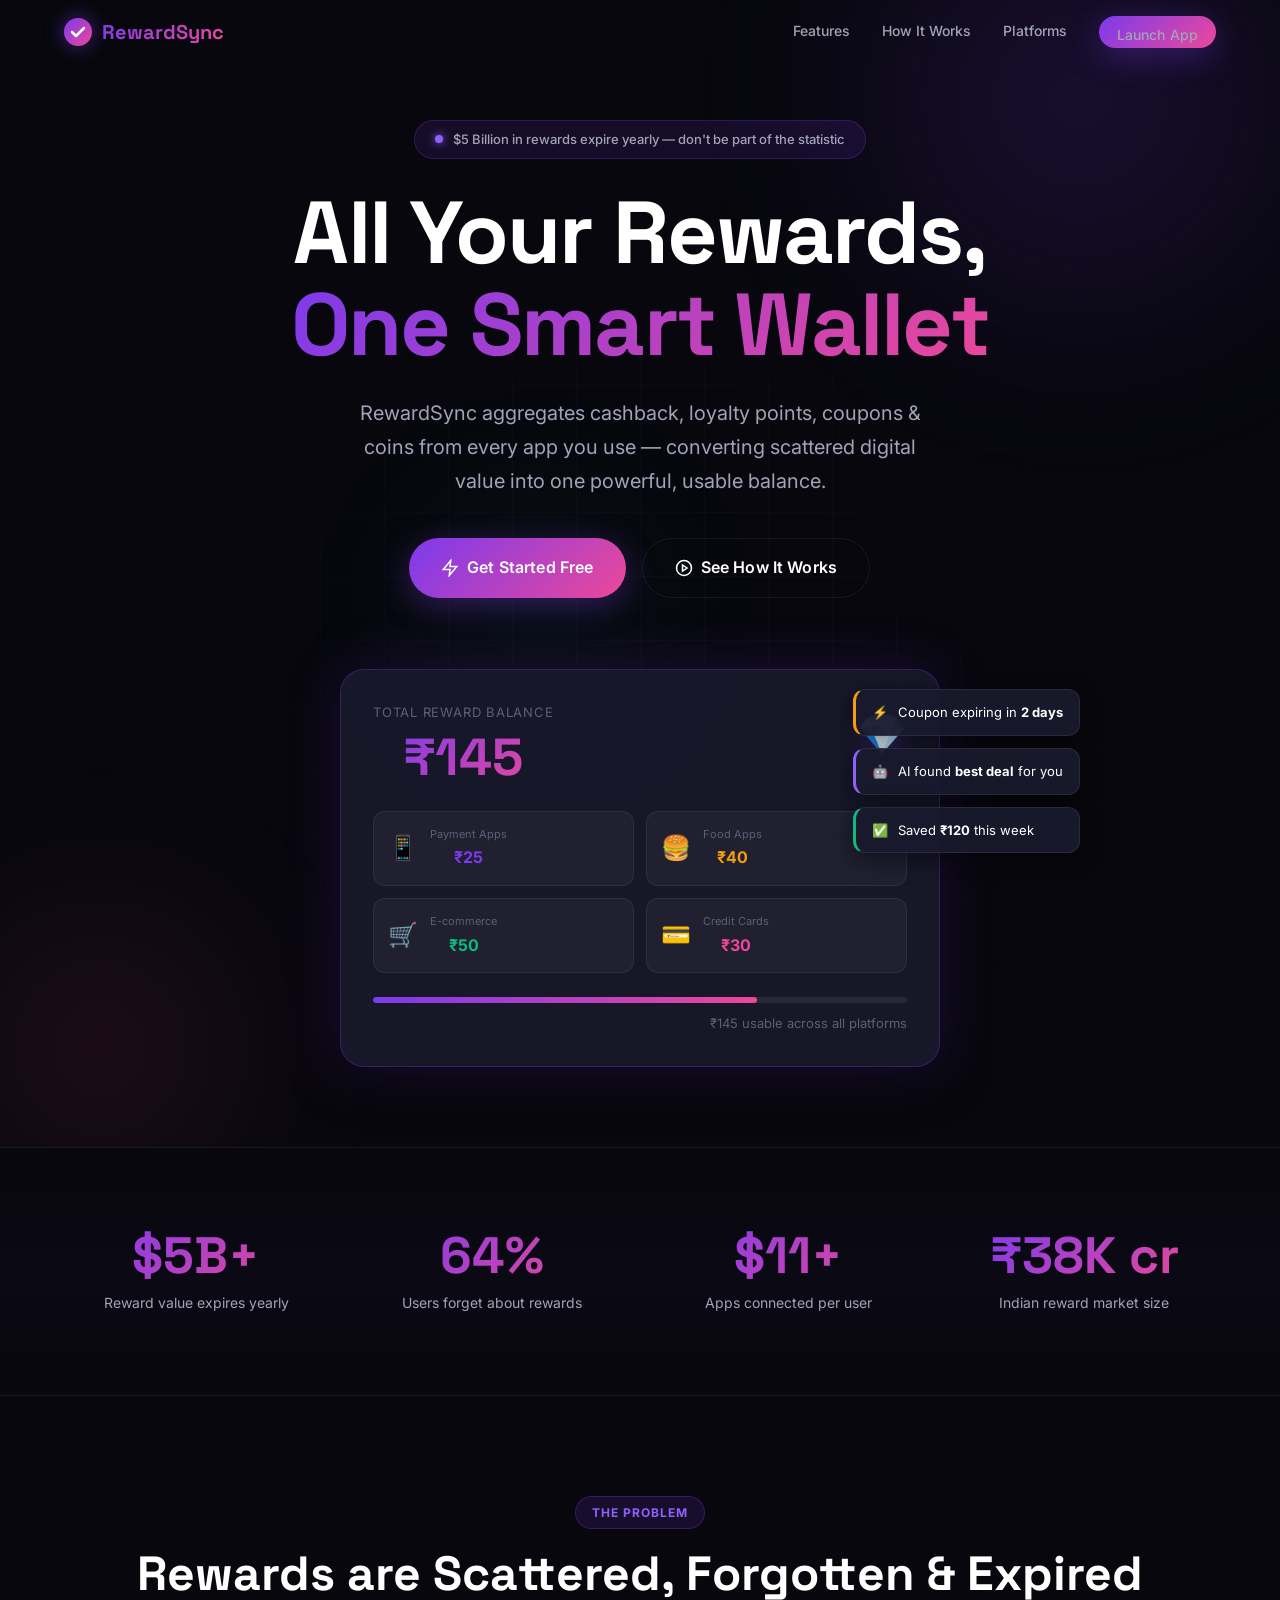
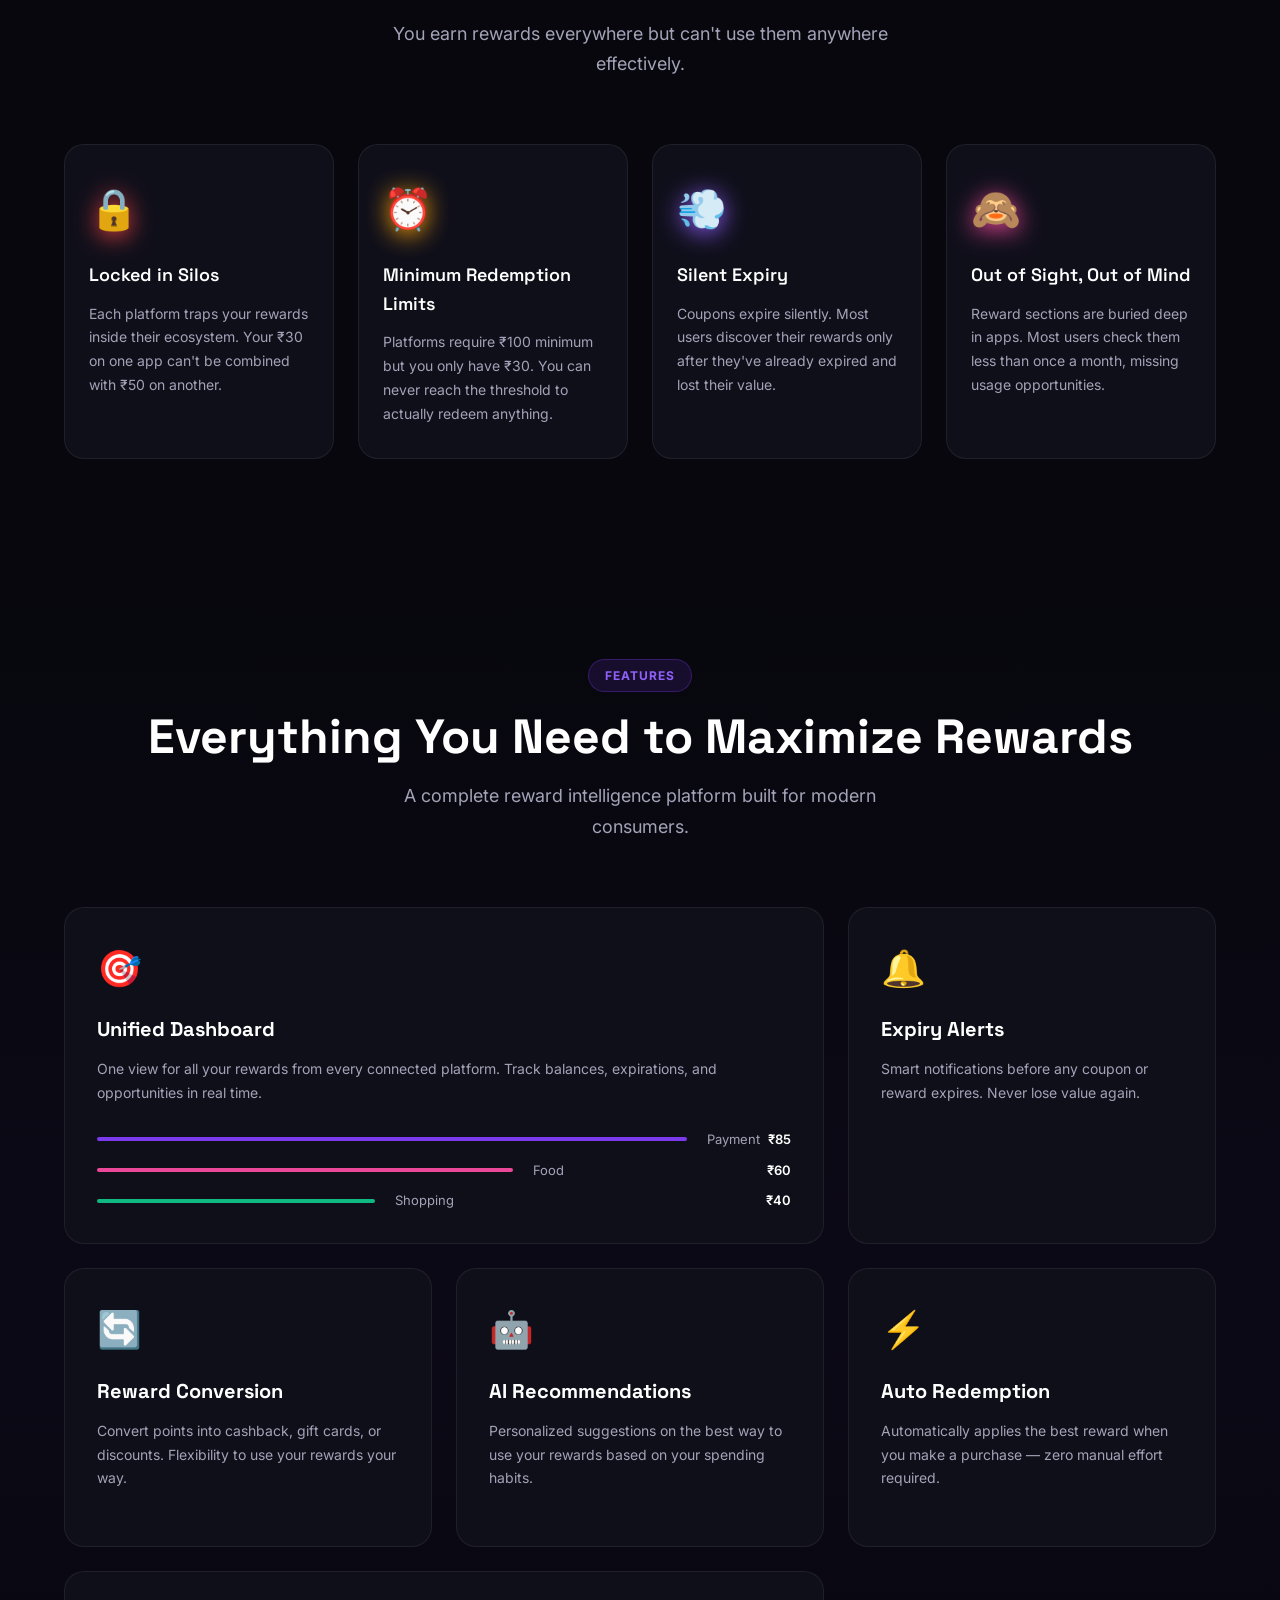
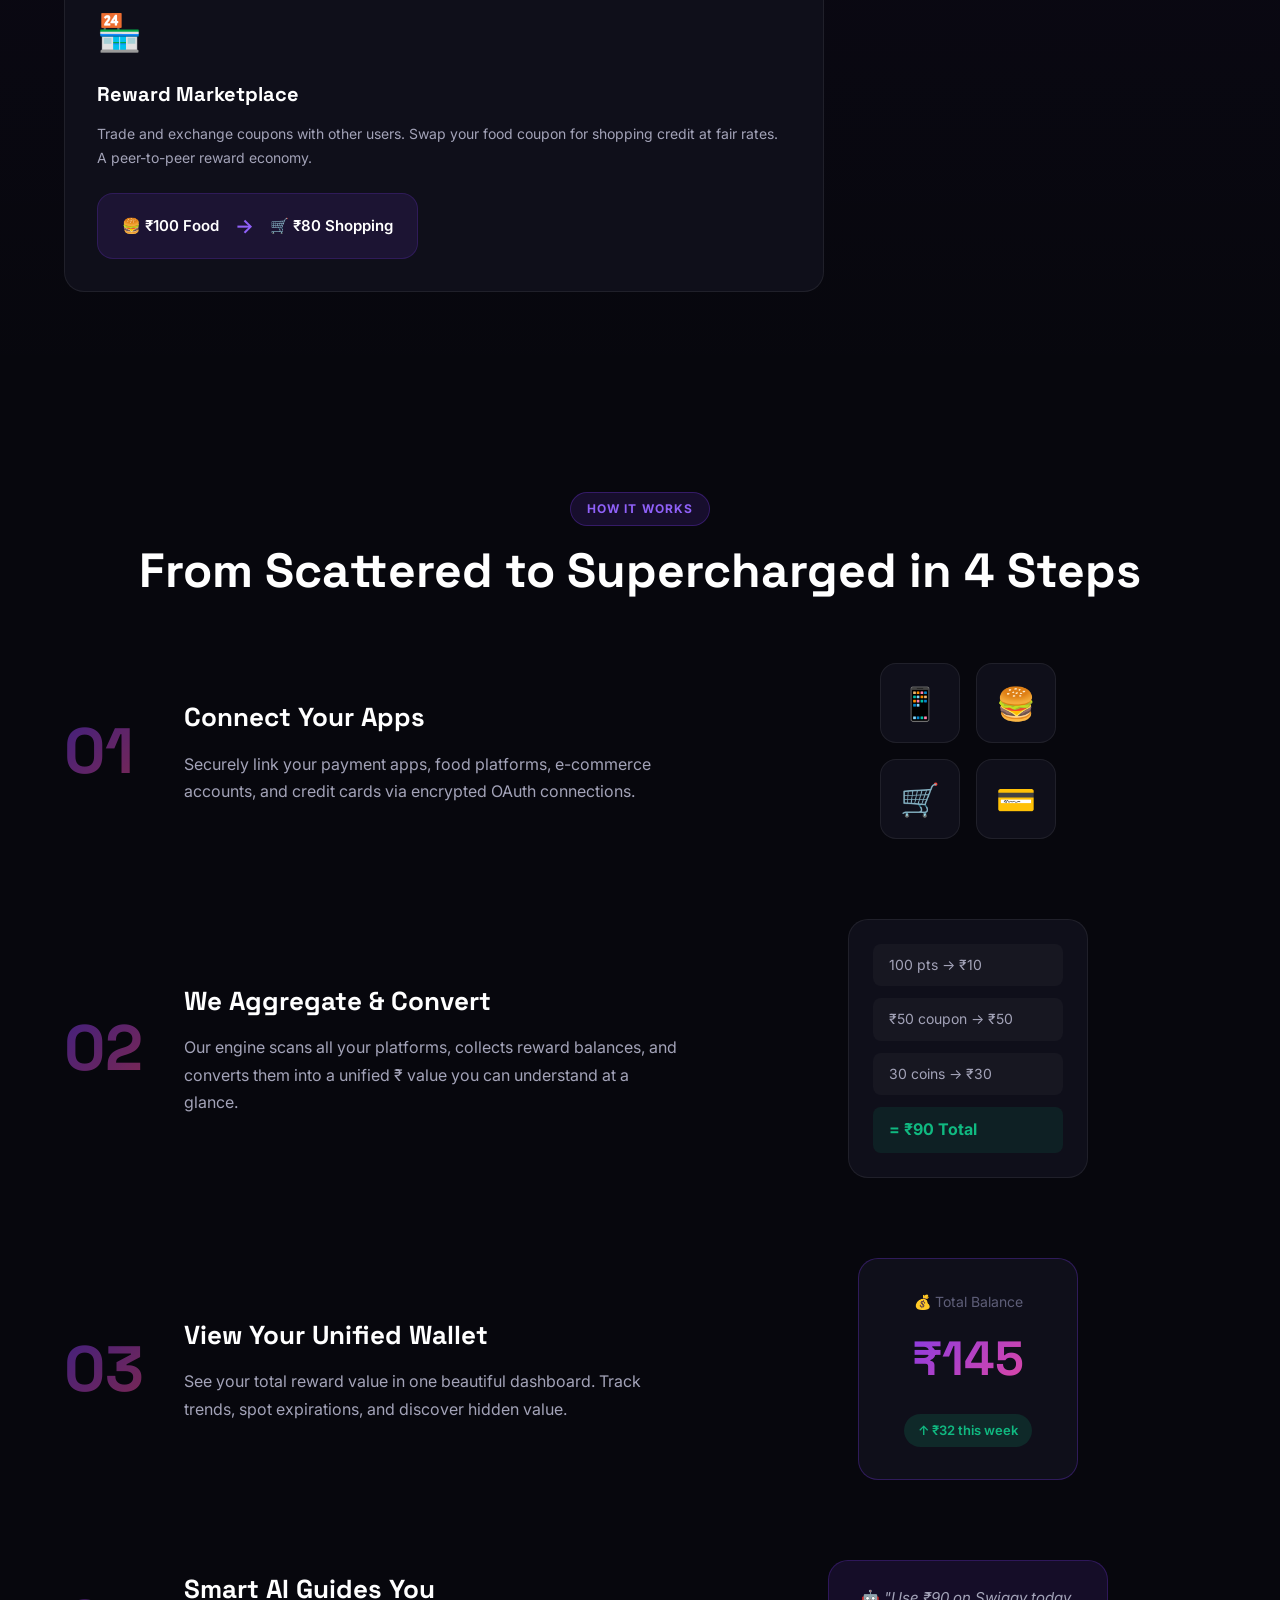
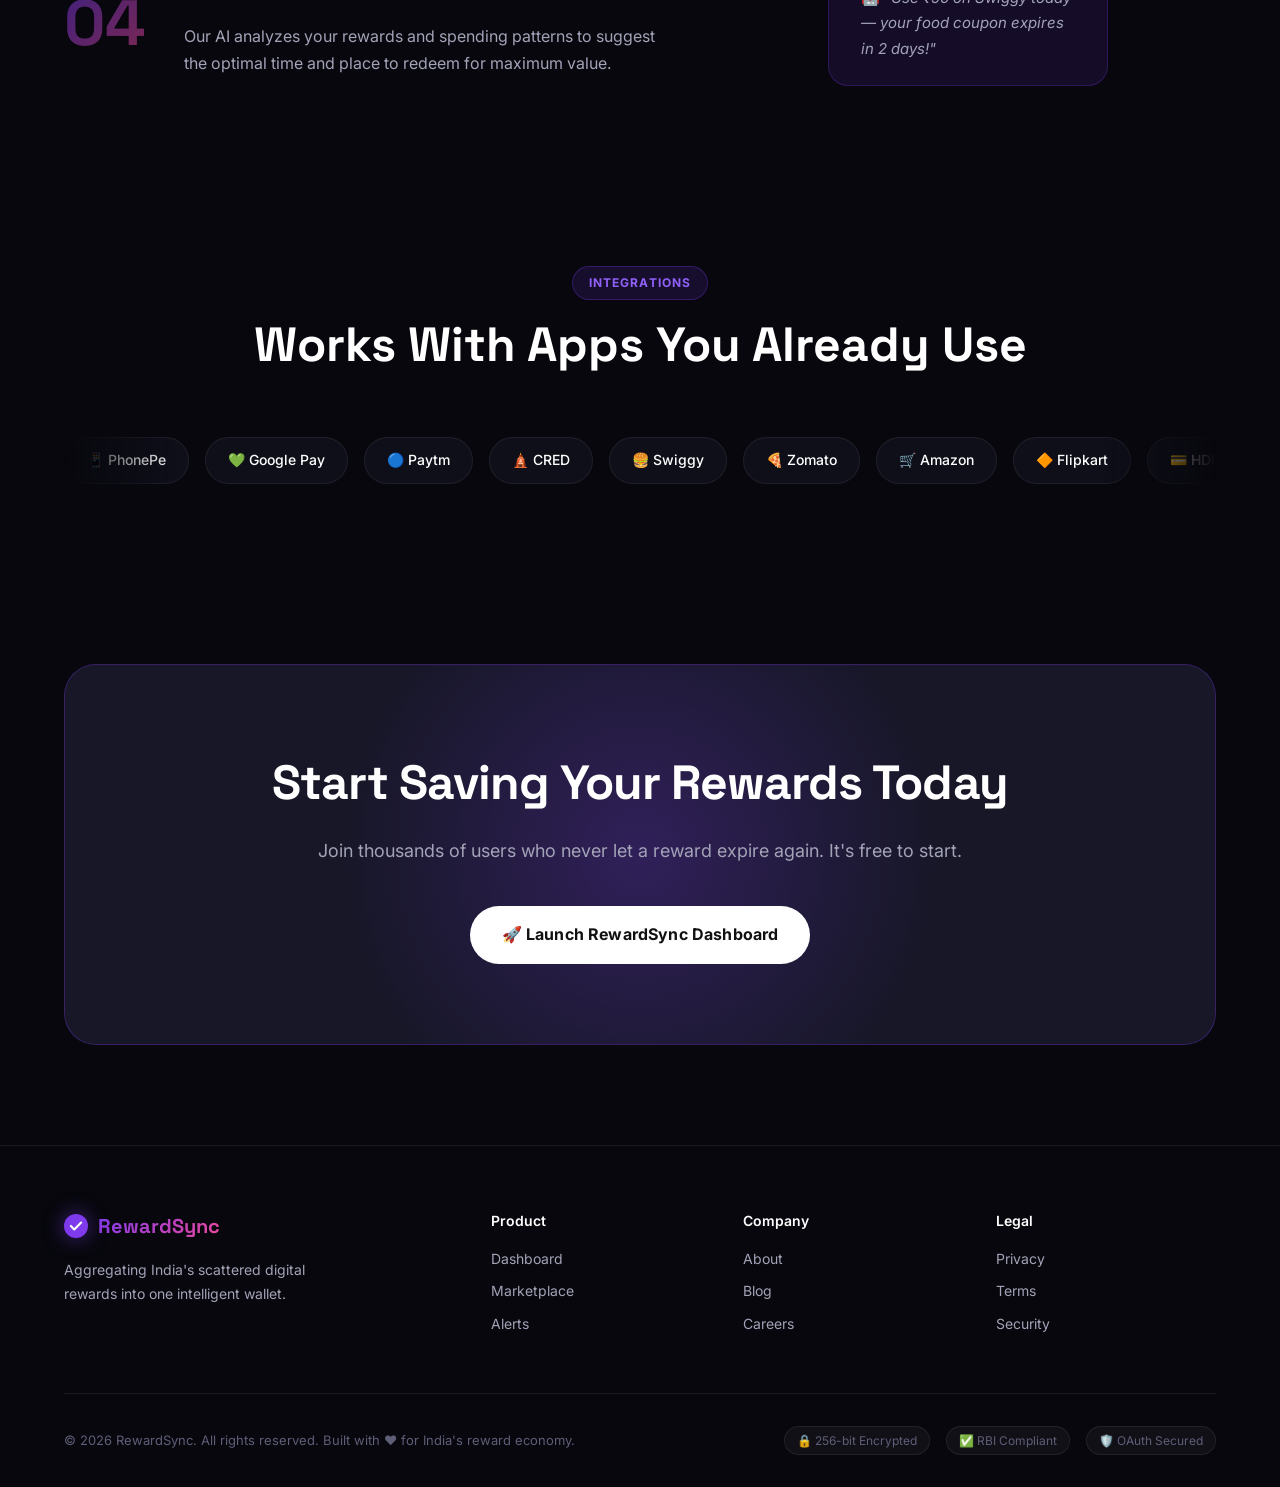
<file: index.html>
<!DOCTYPE html>
<html lang="en">
<head>
  <meta charset="UTF-8"/>
  <meta name="viewport" content="width=device-width, initial-scale=1.0"/>
  <title>RewardSync — Your Unified Reward Wallet</title>
  <meta name="description" content="RewardSync aggregates all your rewards, coupons, cashback and loyalty points into one powerful wallet. Never let a reward expire again."/>
  <link rel="preconnect" href="https://fonts.googleapis.com"/>
  <link rel="preconnect" href="https://fonts.gstatic.com" crossorigin/>
  <link href="https://fonts.googleapis.com/css2?family=Inter:wght@300;400;500;600;700;800;900&family=Space+Grotesk:wght@400;500;600;700&display=swap" rel="stylesheet"/>
  <link rel="stylesheet" href="css/style.css"/>
  <link rel="stylesheet" href="css/landing.css"/>
</head>
<body class="landing-body">

  <!-- Navigation -->
  <nav class="nav" id="mainNav">
    <div class="nav-container">
      <a href="index.html" class="nav-logo">
        <div class="logo-icon">
          <svg width="28" height="28" viewBox="0 0 28 28" fill="none">
            <circle cx="14" cy="14" r="14" fill="url(#logoGrad)"/>
            <path d="M8 14L12 18L20 10" stroke="white" stroke-width="2.5" stroke-linecap="round" stroke-linejoin="round"/>
            <defs>
              <linearGradient id="logoGrad" x1="0" y1="0" x2="28" y2="28" gradientUnits="userSpaceOnUse">
                <stop stop-color="#7C3AED"/>
                <stop offset="1" stop-color="#EC4899"/>
              </linearGradient>
            </defs>
          </svg>
        </div>
        <span class="logo-text">RewardSync</span>
      </a>
      <div class="nav-links">
        <a href="#features">Features</a>
        <a href="#how-it-works">How It Works</a>
        <a href="#platforms">Platforms</a>
        <a href="login.html" id="launchAppBtn" class="btn btn-primary btn-sm">Launch App</a>
      </div>
      <button class="nav-mobile-toggle" id="mobileToggle" aria-label="Toggle menu">
        <span></span><span></span><span></span>
      </button>
    </div>
  </nav>

  <!-- Hero Section -->
  <section class="hero" id="hero">
    <div class="hero-bg">
      <div class="hero-orb orb-1"></div>
      <div class="hero-orb orb-2"></div>
      <div class="hero-orb orb-3"></div>
      <div class="hero-grid"></div>
    </div>
    <div class="hero-container">
      <div class="hero-badge">
        <span class="badge-dot"></span>
        <span>$5 Billion in rewards expire yearly — don't be part of the statistic</span>
      </div>
      <h1 class="hero-title">
        All Your Rewards,<br/>
        <span class="gradient-text">One Smart Wallet</span>
      </h1>
      <p class="hero-subtitle">
        RewardSync aggregates cashback, loyalty points, coupons & coins from every app you use — 
        converting scattered digital value into one powerful, usable balance.
      </p>
      <div class="hero-actions">
        <a href="login.html" class="btn btn-primary btn-lg" id="heroGetStarted">
          <svg width="18" height="18" viewBox="0 0 24 24" fill="none" stroke="currentColor" stroke-width="2"><path d="M13 2L3 14h9l-1 8 10-12h-9l1-8z"/></svg>
          Get Started Free
        </a>
        <a href="#how-it-works" class="btn btn-ghost btn-lg">
          <svg width="18" height="18" viewBox="0 0 24 24" fill="none" stroke="currentColor" stroke-width="2"><circle cx="12" cy="12" r="10"/><polygon points="10 8 16 12 10 16 10 8"/></svg>
          See How It Works
        </a>
      </div>
      <!-- Hero Wallet Card Preview -->
      <div class="hero-visual">
        <div class="wallet-preview-card">
          <div class="wallet-preview-header">
            <div>
              <p class="wallet-label">Total Reward Balance</p>
              <h2 class="wallet-amount" id="heroAmount">₹0</h2>
            </div>
            <div class="wallet-icon">💎</div>
          </div>
          <div class="wallet-preview-chips">
            <div class="reward-chip" data-value="25" style="--chip-color: #7C3AED">
              <span class="chip-icon">📱</span>
              <div>
                <p class="chip-label">Payment Apps</p>
                <p class="chip-value">₹25</p>
              </div>
            </div>
            <div class="reward-chip" data-value="40" style="--chip-color: #F59E0B">
              <span class="chip-icon">🍔</span>
              <div>
                <p class="chip-label">Food Apps</p>
                <p class="chip-value">₹40</p>
              </div>
            </div>
            <div class="reward-chip" data-value="50" style="--chip-color: #10B981">
              <span class="chip-icon">🛒</span>
              <div>
                <p class="chip-label">E-commerce</p>
                <p class="chip-value">₹50</p>
              </div>
            </div>
            <div class="reward-chip" data-value="30" style="--chip-color: #EC4899">
              <span class="chip-icon">💳</span>
              <div>
                <p class="chip-label">Credit Cards</p>
                <p class="chip-value">₹30</p>
              </div>
            </div>
          </div>
          <div class="wallet-preview-total">
            <div class="total-bar">
              <div class="total-bar-fill" id="totalBarFill"></div>
            </div>
            <p class="total-desc">₹145 usable across all platforms</p>
          </div>
        </div>
        <div class="floating-alerts">
          <div class="floating-alert alert-expiry" style="animation-delay: 0s">
            <span>⚡</span>
            <span>Coupon expiring in <strong>2 days</strong></span>
          </div>
          <div class="floating-alert alert-ai" style="animation-delay: 1.5s">
            <span>🤖</span>
            <span>AI found <strong>best deal</strong> for you</span>
          </div>
          <div class="floating-alert alert-saved" style="animation-delay: 3s">
            <span>✅</span>
            <span>Saved <strong>₹120</strong> this week</span>
          </div>
        </div>
      </div>
    </div>
  </section>

  <!-- Stats Section -->
  <section class="stats-section">
    <div class="container">
      <div class="stats-grid">
        <div class="stat-item">
          <div class="stat-number" data-target="5" data-suffix="B+">$0</div>
          <p class="stat-label">Reward value expires yearly</p>
        </div>
        <div class="stat-item">
          <div class="stat-number" data-target="67" data-suffix="%">0%</div>
          <p class="stat-label">Users forget about rewards</p>
        </div>
        <div class="stat-item">
          <div class="stat-number" data-target="12" data-suffix="+">0</div>
          <p class="stat-label">Apps connected per user</p>
        </div>
        <div class="stat-item">
          <div class="stat-number" data-target="40" data-suffix="K cr">₹0</div>
          <p class="stat-label">Indian reward market size</p>
        </div>
      </div>
    </div>
  </section>

  <!-- Problem Section -->
  <section class="problem-section" id="problem">
    <div class="container">
      <div class="section-header">
        <span class="section-tag">The Problem</span>
        <h2>Rewards are Scattered, Forgotten & Expired</h2>
        <p>You earn rewards everywhere but can't use them anywhere effectively.</p>
      </div>
      <div class="problems-grid">
        <div class="problem-card">
          <div class="problem-icon" style="--problem-color: #EF4444">🔒</div>
          <h3>Locked in Silos</h3>
          <p>Each platform traps your rewards inside their ecosystem. Your ₹30 on one app can't be combined with ₹50 on another.</p>
        </div>
        <div class="problem-card">
          <div class="problem-icon" style="--problem-color: #F59E0B">⏰</div>
          <h3>Minimum Redemption Limits</h3>
          <p>Platforms require ₹100 minimum but you only have ₹30. You can never reach the threshold to actually redeem anything.</p>
        </div>
        <div class="problem-card">
          <div class="problem-icon" style="--problem-color: #8B5CF6">💨</div>
          <h3>Silent Expiry</h3>
          <p>Coupons expire silently. Most users discover their rewards only after they've already expired and lost their value.</p>
        </div>
        <div class="problem-card">
          <div class="problem-icon" style="--problem-color: #EC4899">🙈</div>
          <h3>Out of Sight, Out of Mind</h3>
          <p>Reward sections are buried deep in apps. Most users check them less than once a month, missing usage opportunities.</p>
        </div>
      </div>
    </div>
  </section>

  <!-- Features Section -->
  <section class="features-section" id="features">
    <div class="container">
      <div class="section-header">
        <span class="section-tag">Features</span>
        <h2>Everything You Need to Maximize Rewards</h2>
        <p>A complete reward intelligence platform built for modern consumers.</p>
      </div>
      <div class="features-grid">
        <div class="feature-card feature-large">
          <div class="feature-icon">🎯</div>
          <h3>Unified Dashboard</h3>
          <p>One view for all your rewards from every connected platform. Track balances, expirations, and opportunities in real time.</p>
          <div class="feature-preview">
            <div class="mini-bar" style="--w:85%; --c:#7C3AED">Payment <span>₹85</span></div>
            <div class="mini-bar" style="--w:60%; --c:#EC4899">Food <span>₹60</span></div>
            <div class="mini-bar" style="--w:40%; --c:#10B981">Shopping <span>₹40</span></div>
          </div>
        </div>
        <div class="feature-card">
          <div class="feature-icon">🔔</div>
          <h3>Expiry Alerts</h3>
          <p>Smart notifications before any coupon or reward expires. Never lose value again.</p>
        </div>
        <div class="feature-card">
          <div class="feature-icon">🔄</div>
          <h3>Reward Conversion</h3>
          <p>Convert points into cashback, gift cards, or discounts. Flexibility to use your rewards your way.</p>
        </div>
        <div class="feature-card">
          <div class="feature-icon">🤖</div>
          <h3>AI Recommendations</h3>
          <p>Personalized suggestions on the best way to use your rewards based on your spending habits.</p>
        </div>
        <div class="feature-card">
          <div class="feature-icon">⚡</div>
          <h3>Auto Redemption</h3>
          <p>Automatically applies the best reward when you make a purchase — zero manual effort required.</p>
        </div>
        <div class="feature-card feature-large">
          <div class="feature-icon">🏪</div>
          <h3>Reward Marketplace</h3>
          <p>Trade and exchange coupons with other users. Swap your food coupon for shopping credit at fair rates. A peer-to-peer reward economy.</p>
          <div class="marketplace-preview">
            <div class="trade-card">
              <span>🍔 ₹100 Food</span>
              <span class="trade-arrow">→</span>
              <span>🛒 ₹80 Shopping</span>
            </div>
          </div>
        </div>
      </div>
    </div>
  </section>

  <!-- How It Works -->
  <section class="how-section" id="how-it-works">
    <div class="container">
      <div class="section-header">
        <span class="section-tag">How It Works</span>
        <h2>From Scattered to Supercharged in 4 Steps</h2>
      </div>
      <div class="steps-container">
        <div class="step">
          <div class="step-num">01</div>
          <div class="step-content">
            <h3>Connect Your Apps</h3>
            <p>Securely link your payment apps, food platforms, e-commerce accounts, and credit cards via encrypted OAuth connections.</p>
          </div>
          <div class="step-visual step-v1">
            <div class="app-icon-grid">
              <div class="app-icon" title="Payment App">📱</div>
              <div class="app-icon" title="Food App">🍔</div>
              <div class="app-icon" title="Shopping">🛒</div>
              <div class="app-icon" title="Credit Card">💳</div>
            </div>
          </div>
        </div>
        <div class="step step-reverse">
          <div class="step-num">02</div>
          <div class="step-content">
            <h3>We Aggregate & Convert</h3>
            <p>Our engine scans all your platforms, collects reward balances, and converts them into a unified ₹ value you can understand at a glance.</p>
          </div>
          <div class="step-visual step-v2">
            <div class="conversion-demo">
              <div class="conv-item">100 pts → ₹10</div>
              <div class="conv-item">₹50 coupon → ₹50</div>
              <div class="conv-item">30 coins → ₹30</div>
              <div class="conv-total">= ₹90 Total</div>
            </div>
          </div>
        </div>
        <div class="step">
          <div class="step-num">03</div>
          <div class="step-content">
            <h3>View Your Unified Wallet</h3>
            <p>See your total reward value in one beautiful dashboard. Track trends, spot expirations, and discover hidden value.</p>
          </div>
          <div class="step-visual step-v3">
            <div class="wallet-mini">
              <p>💰 Total Balance</p>
              <h3>₹145</h3>
              <span class="green-pill">↑ ₹32 this week</span>
            </div>
          </div>
        </div>
        <div class="step step-reverse">
          <div class="step-num">04</div>
          <div class="step-content">
            <h3>Smart AI Guides You</h3>
            <p>Our AI analyzes your rewards and spending patterns to suggest the optimal time and place to redeem for maximum value.</p>
          </div>
          <div class="step-visual step-v4">
            <div class="ai-bubble">
              🤖 <em>"Use ₹90 on Swiggy today — your food coupon expires in 2 days!"</em>
            </div>
          </div>
        </div>
      </div>
    </div>
  </section>

  <!-- Platforms -->
  <section class="platforms-section" id="platforms">
    <div class="container">
      <div class="section-header">
        <span class="section-tag">Integrations</span>
        <h2>Works With Apps You Already Use</h2>
      </div>
      <div class="platforms-marquee">
        <div class="marquee-track" id="marqueeTrack">
          <div class="platform-pill">📱 PhonePe</div>
          <div class="platform-pill">💚 Google Pay</div>
          <div class="platform-pill">🔵 Paytm</div>
          <div class="platform-pill">🛕 CRED</div>
          <div class="platform-pill">🍔 Swiggy</div>
          <div class="platform-pill">🍕 Zomato</div>
          <div class="platform-pill">🛒 Amazon</div>
          <div class="platform-pill">🔶 Flipkart</div>
          <div class="platform-pill">💳 HDFC Rewards</div>
          <div class="platform-pill">🏦 SBI Card</div>
          <div class="platform-pill">✈️ Air India Miles</div>
          <div class="platform-pill">🎬 BookMyShow</div>
          <div class="platform-pill">📱 PhonePe</div>
          <div class="platform-pill">💚 Google Pay</div>
          <div class="platform-pill">🔵 Paytm</div>
          <div class="platform-pill">🛕 CRED</div>
          <div class="platform-pill">🍔 Swiggy</div>
          <div class="platform-pill">🍕 Zomato</div>
          <div class="platform-pill">🛒 Amazon</div>
          <div class="platform-pill">🔶 Flipkart</div>
          <div class="platform-pill">💳 HDFC Rewards</div>
          <div class="platform-pill">🏦 SBI Card</div>
          <div class="platform-pill">✈️ Air India Miles</div>
          <div class="platform-pill">🎬 BookMyShow</div>
        </div>
      </div>
    </div>
  </section>

  <!-- CTA Section -->
  <section class="cta-section">
    <div class="container">
      <div class="cta-card">
        <div class="cta-orb"></div>
        <h2>Start Saving Your Rewards Today</h2>
        <p>Join thousands of users who never let a reward expire again. It's free to start.</p>
        <a href="login.html" class="btn btn-white btn-lg">
          🚀 Launch RewardSync Dashboard
        </a>
      </div>
    </div>
  </section>

  <!-- Footer -->
  <footer class="footer">
    <div class="container">
      <div class="footer-top">
        <div class="footer-brand">
          <a href="index.html" class="nav-logo">
            <div class="logo-icon">
              <svg width="24" height="24" viewBox="0 0 28 28" fill="none">
                <circle cx="14" cy="14" r="14" fill="url(#footerLogoGrad)"/>
                <path d="M8 14L12 18L20 10" stroke="white" stroke-width="2.5" stroke-linecap="round" stroke-linejoin="round"/>
                <defs><linearGradient id="footerLogoGrad" x1="0" y1="0" x2="28" y2="28"><stop stop-color="#7C3AED"/><stop offset="1" stop-color="#EC4899"/></linearGradient></defs>
              </svg>
            </div>
            <span class="logo-text">RewardSync</span>
          </a>
          <p>Aggregating India's scattered digital rewards into one intelligent wallet.</p>
        </div>
        <div class="footer-links">
          <div class="footer-col">
            <h4>Product</h4>
            <a href="dashboard.html">Dashboard</a>
            <a href="dashboard.html#marketplace">Marketplace</a>
            <a href="dashboard.html#notifications">Alerts</a>
          </div>
          <div class="footer-col">
            <h4>Company</h4>
            <a href="#">About</a>
            <a href="#">Blog</a>
            <a href="#">Careers</a>
          </div>
          <div class="footer-col">
            <h4>Legal</h4>
            <a href="#">Privacy</a>
            <a href="#">Terms</a>
            <a href="#">Security</a>
          </div>
        </div>
      </div>
      <div class="footer-bottom">
        <p>© 2026 RewardSync. All rights reserved. Built with ❤️ for India's reward economy.</p>
        <div class="footer-badges">
          <span class="badge-item">🔒 256-bit Encrypted</span>
          <span class="badge-item">✅ RBI Compliant</span>
          <span class="badge-item">🛡️ OAuth Secured</span>
        </div>
      </div>
    </div>
  </footer>

  <script src="js/landing.js"></script>
</body>
</html>
</file>
<file: css/style.css>
/* ============================================
   REWARDSYNC — Global Design System
   ============================================ */

:root {
  /* Colors */
  --purple: #7C3AED;
  --purple-light: #9061F9;
  --purple-dark: #5B21B6;
  --purple-main: #7C3AED;
  --pink: #EC4899;
  --green: #10B981;
  --yellow: #F59E0B;
  --red: #EF4444;
  --blue: #3B82F6;

  /* Neutrals */
  --bg-base: #07070D;
  --bg-card: #0F0F1A;
  --bg-card-hover: #141428;
  --bg-elevated: #171728;
  --border: rgba(255,255,255,0.07);
  --border-hover: rgba(255,255,255,0.16);
  --text-primary: #FFFFFF;
  --text-secondary: #A3A3B8;
  --text-muted: #5E5E78;

  /* Gradients */
  --grad-purple: linear-gradient(135deg, #7C3AED, #EC4899);
  --grad-green: linear-gradient(135deg, #10B981, #3B82F6);
  --grad-amber: linear-gradient(135deg, #F59E0B, #EF4444);
  --grad-card: linear-gradient(145deg, #1A1A2E, #0F0F1A);

  /* Shadows */
  --shadow-sm: 0 2px 8px rgba(0,0,0,0.35);
  --shadow-md: 0 6px 24px rgba(0,0,0,0.45);
  --shadow-lg: 0 12px 48px rgba(0,0,0,0.55);
  --shadow-purple: 0 8px 32px rgba(124,58,237,0.35);
  --shadow-pink: 0 8px 32px rgba(236,72,153,0.28);
  --shadow-green: 0 8px 32px rgba(16,185,129,0.3);

  /* Spacing & Sizes */
  --radius-sm: 8px;
  --radius-md: 12px;
  --radius-lg: 16px;
  --radius-xl: 20px;
  --radius-full: 9999px;

  /* Font */
  --font-body: 'Inter', sans-serif;
  --font-display: 'Space Grotesk', sans-serif;

  /* Transitions */
  --transition: 0.2s cubic-bezier(0.4, 0, 0.2, 1);
  --transition-slow: 0.4s cubic-bezier(0.4, 0, 0.2, 1);
  --transition-bounce: 0.35s cubic-bezier(0.34, 1.56, 0.64, 1);
}

*, *::before, *::after {
  box-sizing: border-box;
  margin: 0;
  padding: 0;
}

html {
  scroll-behavior: smooth;
  -webkit-text-size-adjust: 100%;
}

body {
  font-family: var(--font-body);
  background: var(--bg-base);
  color: var(--text-primary);
  line-height: 1.6;
  -webkit-font-smoothing: antialiased;
  -moz-osx-font-smoothing: grayscale;
  overflow-x: hidden;
}

/* ---- Buttons ---- */
.btn {
  display: inline-flex;
  align-items: center;
  gap: 8px;
  padding: 12px 24px;
  border-radius: var(--radius-full);
  font-family: var(--font-body);
  font-size: 15px;
  font-weight: 600;
  letter-spacing: 0.01em;
  text-decoration: none;
  cursor: pointer;
  border: none;
  outline: none;
  transition: all var(--transition);
  white-space: nowrap;
  position: relative;
}

.btn:focus-visible {
  outline: 2px solid var(--purple-light);
  outline-offset: 3px;
}

.btn-primary {
  background: var(--grad-purple);
  color: white;
  box-shadow: var(--shadow-purple);
}
.btn-primary:hover {
  transform: translateY(-2px);
  box-shadow: 0 14px 44px rgba(124,58,237,0.5);
}
.btn-primary:active { transform: translateY(0); }

.btn-ghost {
  background: transparent;
  color: var(--text-primary);
  border: 1px solid var(--border);
}
.btn-ghost:hover {
  border-color: var(--border-hover);
  background: rgba(255,255,255,0.06);
  color: white;
}

.btn-white {
  background: white;
  color: #111;
  font-weight: 700;
}
.btn-white:hover {
  transform: translateY(-2px);
  box-shadow: 0 14px 36px rgba(255,255,255,0.28);
}

.btn-sm { padding: 8px 18px; font-size: 13px; }
.btn-lg { padding: 16px 32px; font-size: 16px; }
.btn-full { width: 100%; justify-content: center; }
.btn-link {
  background: none;
  border: none;
  color: var(--purple-light);
  font-size: 13px;
  font-weight: 500;
  cursor: pointer;
  padding: 0;
  transition: color var(--transition);
}
.btn-link:hover { color: white; }

/* ---- Layout ---- */
.container {
  max-width: 1200px;
  margin: 0 auto;
  padding: 0 24px;
}

/* ---- Nav Logo ---- */
.nav-logo {
  display: flex;
  align-items: center;
  gap: 10px;
  text-decoration: none;
}
.logo-icon {
  display: flex;
  align-items: center;
  justify-content: center;
  filter: drop-shadow(0 0 10px rgba(124,58,237,0.55));
}
.logo-text {
  font-family: var(--font-display);
  font-size: 20px;
  font-weight: 700;
  background: var(--grad-purple);
  -webkit-background-clip: text;
  -webkit-text-fill-color: transparent;
  background-clip: text;
}

/* ---- Gradient text ---- */
.gradient-text {
  background: var(--grad-purple);
  -webkit-background-clip: text;
  -webkit-text-fill-color: transparent;
  background-clip: text;
}

/* ---- Section Header ---- */
.section-header {
  text-align: center;
  margin-bottom: 64px;
}
.section-tag {
  display: inline-block;
  padding: 6px 16px;
  background: rgba(124,58,237,0.14);
  border: 1px solid rgba(124,58,237,0.3);
  border-radius: var(--radius-full);
  color: var(--purple-light);
  font-size: 12px;
  font-weight: 700;
  letter-spacing: 0.09em;
  text-transform: uppercase;
  margin-bottom: 16px;
}
.section-header h2 {
  font-family: var(--font-display);
  font-size: clamp(28px, 4vw, 48px);
  font-weight: 700;
  margin-bottom: 16px;
  line-height: 1.2;
}
.section-header p {
  color: var(--text-secondary);
  font-size: 18px;
  max-width: 560px;
  margin: 0 auto;
  line-height: 1.7;
}

/* ---- Scrollbar ---- */
::-webkit-scrollbar { width: 5px; }
::-webkit-scrollbar-track { background: transparent; }
::-webkit-scrollbar-thumb { background: rgba(124,58,237,0.25); border-radius: 4px; }
::-webkit-scrollbar-thumb:hover { background: rgba(124,58,237,0.45); }

/* ---- Modal ---- */
.modal-overlay {
  position: fixed;
  inset: 0;
  background: rgba(0,0,0,0.8);
  backdrop-filter: blur(10px);
  -webkit-backdrop-filter: blur(10px);
  z-index: 1000;
  display: none;
  align-items: center;
  justify-content: center;
  padding: 24px;
  animation: fadeIn 0.2s ease;
}
.modal-overlay.open {
  display: flex;
}

.modal, .modal-content {
  background: var(--bg-elevated);
  border: 1px solid rgba(124,58,237,0.18);
  border-radius: 24px;
  width: 100%;
  max-width: 500px;
  box-shadow: 0 0 60px rgba(124,58,237,0.12), var(--shadow-lg);
  animation: slideUp 0.28s cubic-bezier(0.34, 1.56, 0.64, 1);
  overflow: hidden;
}

.modal-header {
  display: flex;
  align-items: center;
  justify-content: space-between;
  padding: 22px 24px 0;
}
.modal-header h3 {
  font-family: var(--font-display);
  font-size: 18px;
  font-weight: 700;
  letter-spacing: -0.01em;
}
.modal-close, .btn-icon {
  background: rgba(255,255,255,0.07);
  border: 1px solid var(--border);
  color: var(--text-secondary);
  width: 34px;
  height: 34px;
  border-radius: var(--radius-full);
  cursor: pointer;
  font-size: 13px;
  display: flex;
  align-items: center;
  justify-content: center;
  transition: all var(--transition);
  flex-shrink: 0;
}
.modal-close:hover, .btn-icon:hover {
  background: rgba(239,68,68,0.15);
  border-color: rgba(239,68,68,0.3);
  color: #f87171;
  transform: rotate(90deg);
}
.modal-body { padding: 20px 24px 24px; }
.modal-footer {
  padding: 0 24px 24px;
  display: flex;
  gap: 10px;
}

/* ---- Unified Input Field ---- */
.input-field {
  width: 100%;
  padding: 13px 16px 13px 44px;
  background: rgba(255,255,255,0.04);
  border: 1px solid var(--border);
  border-radius: var(--radius-md);
  color: var(--text-primary);
  font-family: var(--font-body);
  font-size: 14px;
  outline: none;
  transition: all var(--transition);
}
.input-field::placeholder { color: var(--text-muted); }
.input-field:focus {
  border-color: rgba(124,58,237,0.6);
  background: rgba(124,58,237,0.05);
  box-shadow: 0 0 0 3px rgba(124,58,237,0.12);
}
.input-field.no-icon { padding-left: 16px; }
.input-field.error {
  border-color: rgba(239,68,68,0.6);
  box-shadow: 0 0 0 3px rgba(239,68,68,0.1);
}
.input-field.valid {
  border-color: rgba(16,185,129,0.5);
}

/* ---- Form ---- */
.form-group { margin-bottom: 18px; }
.form-group label {
  display: block;
  font-size: 12px;
  font-weight: 600;
  letter-spacing: 0.04em;
  text-transform: uppercase;
  color: var(--text-muted);
  margin-bottom: 8px;
}
.form-select {
  width: 100%;
  padding: 12px 16px;
  background: rgba(255,255,255,0.05);
  border: 1px solid var(--border);
  border-radius: var(--radius-md);
  color: white;
  font-family: var(--font-body);
  font-size: 14px;
  appearance: none;
  cursor: pointer;
  transition: border-color var(--transition);
}
.form-select:hover, .form-select:focus {
  border-color: var(--purple);
  outline: none;
}
.form-select option { background: #171728; }

.amount-slider {
  width: 100%;
  height: 4px;
  appearance: none;
  background: rgba(255,255,255,0.1);
  border-radius: 2px;
  margin: 12px 0;
  cursor: pointer;
}
.amount-slider::-webkit-slider-thumb {
  appearance: none;
  width: 20px;
  height: 20px;
  border-radius: 50%;
  background: var(--grad-purple);
  cursor: pointer;
  box-shadow: 0 0 12px rgba(124,58,237,0.5);
  transition: transform var(--transition-bounce);
}
.amount-slider::-webkit-slider-thumb:hover {
  transform: scale(1.2);
}
.slider-display {
  display: flex;
  justify-content: space-between;
  font-size: 14px;
  color: var(--text-secondary);
}
.slider-display strong { color: white; }

/* ---- Toast ---- */
.toast-container {
  position: fixed;
  bottom: 28px;
  right: 28px;
  z-index: 2000;
  display: flex;
  flex-direction: column;
  gap: 10px;
  pointer-events: none;
}
.toast {
  display: flex;
  align-items: center;
  gap: 12px;
  padding: 14px 18px;
  background: var(--bg-elevated);
  border: 1px solid var(--border);
  border-radius: var(--radius-lg);
  box-shadow: var(--shadow-lg), 0 0 0 1px rgba(255,255,255,0.03);
  font-size: 14px;
  font-weight: 500;
  min-width: 290px;
  max-width: 360px;
  animation: slideInRight 0.35s cubic-bezier(0.34, 1.56, 0.64, 1);
  pointer-events: all;
}
.toast.success { border-left: 4px solid var(--green); }
.toast.error { border-left: 4px solid var(--red); }
.toast.info { border-left: 4px solid var(--purple); }
.toast.removing { animation: slideOutRight 0.3s ease forwards; }

/* ---- Keyframes ---- */
@keyframes fadeIn {
  from { opacity: 0; }
  to { opacity: 1; }
}
@keyframes slideUp {
  from { opacity: 0; transform: translateY(28px) scale(0.97); }
  to { opacity: 1; transform: translateY(0) scale(1); }
}
@keyframes slideInRight {
  from { opacity: 0; transform: translateX(28px) scale(0.95); }
  to { opacity: 1; transform: translateX(0) scale(1); }
}
@keyframes slideOutRight {
  from { opacity: 1; transform: translateX(0); }
  to { opacity: 0; transform: translateX(28px); }
}
@keyframes spin {
  to { transform: rotate(360deg); }
}
@keyframes pulse {
  0%, 100% { opacity: 1; }
  50% { opacity: 0.45; }
}
@keyframes float {
  0%, 100% { transform: translateY(0); }
  50% { transform: translateY(-14px); }
}
@keyframes shimmer {
  0% { background-position: -400px 0; }
  100% { background-position: 400px 0; }
}
@keyframes popIn {
  from { transform: scale(0.5); opacity: 0; }
  to { transform: scale(1); opacity: 1; }
}

/* ---- Responsive utilities ---- */
@media (max-width: 768px) {
  .container { padding: 0 16px; }
  .section-header { margin-bottom: 40px; }
  .section-header p { font-size: 16px; }
}
</file>
<file: css/landing.css>
/* ============================================
   REWARDSYNC — Landing Page Styles
   ============================================ */

/* --- Body Override --- */
.landing-body { overflow-x: hidden; }

/* ============================
   NAVIGATION
   ============================ */
.nav {
  position: fixed;
  top: 0;
  left: 0;
  right: 0;
  z-index: 100;
  padding: 16px 0;
  transition: all 0.3s ease;
}
.nav.scrolled {
  background: rgba(10,10,15,0.85);
  backdrop-filter: blur(16px);
  border-bottom: 1px solid var(--border);
  padding: 12px 0;
}
.nav-container {
  max-width: 1200px;
  margin: 0 auto;
  padding: 0 24px;
  display: flex;
  align-items: center;
  justify-content: space-between;
}
.nav-links {
  display: flex;
  align-items: center;
  gap: 32px;
}
.nav-links a {
  color: var(--text-secondary);
  text-decoration: none;
  font-size: 14px;
  font-weight: 500;
  transition: color var(--transition);
  position: relative;
  padding-bottom: 2px;
}
.nav-links a::after {
  content: '';
  position: absolute;
  bottom: -2px;
  left: 0;
  width: 0;
  height: 2px;
  background: var(--grad-purple);
  border-radius: 2px;
  transition: width var(--transition);
}
.nav-links a:hover { color: white; }
.nav-links a:hover::after { width: 100%; }
.nav-mobile-toggle {
  display: none;
  flex-direction: column;
  gap: 5px;
  background: none;
  border: none;
  cursor: pointer;
  padding: 4px;
}
.nav-mobile-toggle span {
  display: block;
  width: 22px;
  height: 2px;
  background: white;
  border-radius: 2px;
  transition: all 0.3s;
}

/* ============================
   HERO
   ============================ */
.hero {
  position: relative;
  min-height: 100vh;
  display: flex;
  align-items: center;
  padding: 120px 0 80px;
  overflow: hidden;
}
.hero-bg {
  position: absolute;
  inset: 0;
  pointer-events: none;
}
.hero-grid {
  position: absolute;
  inset: 0;
  background-image:
    linear-gradient(rgba(124,58,237,0.05) 1px, transparent 1px),
    linear-gradient(90deg, rgba(124,58,237,0.05) 1px, transparent 1px);
  background-size: 64px 64px;
  mask-image: radial-gradient(ellipse at center, black 20%, transparent 70%);
}
.hero-orb {
  position: absolute;
  border-radius: 50%;
  filter: blur(80px);
  opacity: 0.5;
}
.orb-1 {
  width: 600px; height: 600px;
  background: radial-gradient(circle, rgba(124,58,237,0.4), transparent 70%);
  top: -200px; right: -100px;
  animation: float 8s ease-in-out infinite;
}
.orb-2 {
  width: 400px; height: 400px;
  background: radial-gradient(circle, rgba(236,72,153,0.3), transparent 70%);
  bottom: -100px; left: -100px;
  animation: float 10s ease-in-out infinite 2s;
}
.orb-3 {
  width: 300px; height: 300px;
  background: radial-gradient(circle, rgba(16,185,129,0.2), transparent 70%);
  top: 40%; left: 30%;
  animation: float 12s ease-in-out infinite 4s;
}

.hero-container {
  position: relative;
  max-width: 1200px;
  margin: 0 auto;
  padding: 0 24px;
  display: flex;
  flex-direction: column;
  align-items: center;
  text-align: center;
}

.hero-badge {
  display: inline-flex;
  align-items: center;
  gap: 10px;
  padding: 8px 20px;
  background: rgba(124,58,237,0.12);
  border: 1px solid rgba(124,58,237,0.25);
  border-radius: var(--radius-full);
  font-size: 13px;
  font-weight: 500;
  color: var(--text-secondary);
  margin-bottom: 28px;
  animation: fadeIn 0.6s ease;
}
.badge-dot {
  width: 8px; height: 8px;
  border-radius: 50%;
  background: var(--purple-light);
  box-shadow: 0 0 8px var(--purple-light);
  animation: pulse 2s infinite;
}

.hero-title {
  font-family: var(--font-display);
  font-size: clamp(42px, 7vw, 88px);
  font-weight: 800;
  line-height: 1.05;
  letter-spacing: -0.02em;
  margin-bottom: 24px;
  animation: slideUp 0.7s ease 0.1s both;
}
.hero-subtitle {
  font-size: clamp(16px, 2vw, 20px);
  color: var(--text-secondary);
  max-width: 600px;
  margin-bottom: 40px;
  line-height: 1.7;
  animation: slideUp 0.7s ease 0.2s both;
}
.hero-actions {
  display: flex;
  gap: 16px;
  flex-wrap: wrap;
  justify-content: center;
  margin-bottom: 72px;
  animation: slideUp 0.7s ease 0.3s both;
}

/* --- Hero Visual (Wallet Preview) --- */
.hero-visual {
  position: relative;
  width: 100%;
  max-width: 600px;
  animation: slideUp 0.8s ease 0.4s both;
}
.wallet-preview-card {
  background: rgba(26,26,46,0.85);
  backdrop-filter: blur(20px);
  border: 1px solid rgba(124,58,237,0.3);
  border-radius: 24px;
  padding: 32px;
  box-shadow: 0 0 60px rgba(124,58,237,0.2), var(--shadow-lg);
}
.wallet-preview-header {
  display: flex;
  justify-content: space-between;
  align-items: flex-start;
  margin-bottom: 28px;
}
.wallet-label {
  font-size: 13px;
  color: var(--text-muted);
  text-transform: uppercase;
  letter-spacing: 0.06em;
  margin-bottom: 8px;
}
.wallet-amount {
  font-family: var(--font-display);
  font-size: 52px;
  font-weight: 800;
  background: var(--grad-purple);
  -webkit-background-clip: text;
  -webkit-text-fill-color: transparent;
  background-clip: text;
  line-height: 1;
}
.wallet-icon {
  font-size: 40px;
  filter: drop-shadow(0 4px 12px rgba(124,58,237,0.4));
}

.wallet-preview-chips {
  display: grid;
  grid-template-columns: repeat(2, 1fr);
  gap: 12px;
  margin-bottom: 24px;
}
.reward-chip {
  display: flex;
  align-items: center;
  gap: 12px;
  padding: 14px;
  background: rgba(255,255,255,0.04);
  border: 1px solid rgba(255,255,255,0.07);
  border-radius: var(--radius-md);
  transition: all var(--transition);
}
.reward-chip:hover {
  background: rgba(255,255,255,0.08);
  transform: translateY(-2px);
}
.chip-icon { font-size: 24px; }
.chip-label { font-size: 11px; color: var(--text-muted); margin-bottom: 2px; }
.chip-value {
  font-weight: 700;
  font-size: 16px;
  color: var(--chip-color, white);
}

.wallet-preview-total { margin-top: 20px; }
.total-bar {
  height: 6px;
  background: rgba(255,255,255,0.08);
  border-radius: 3px;
  margin-bottom: 10px;
  overflow: hidden;
}
.total-bar-fill {
  height: 100%;
  background: var(--grad-purple);
  border-radius: 3px;
  width: 0%;
  transition: width 2s cubic-bezier(0.4, 0, 0.2, 1);
}
.total-desc {
  font-size: 13px;
  color: var(--text-muted);
  text-align: right;
}

/* --- Floating Alerts --- */
.floating-alerts {
  position: absolute;
  right: -140px;
  top: 20px;
  display: flex;
  flex-direction: column;
  gap: 12px;
}
.floating-alert {
  display: flex;
  align-items: center;
  gap: 10px;
  padding: 12px 16px;
  background: rgba(26,26,46,0.95);
  border: 1px solid rgba(255,255,255,0.08);
  border-radius: var(--radius-md);
  font-size: 13px;
  white-space: nowrap;
  box-shadow: var(--shadow-md);
  animation: fadeInFromRight 0.5s ease both, floatSmall 3s ease-in-out infinite;
}
.alert-expiry { border-left: 3px solid var(--yellow); }
.alert-ai { border-left: 3px solid var(--purple-light); }
.alert-saved { border-left: 3px solid var(--green); }

@keyframes fadeInFromRight {
  from { opacity: 0; transform: translateX(20px); }
  to { opacity: 1; transform: translateX(0); }
}
@keyframes floatSmall {
  0%, 100% { transform: translateY(0); }
  50% { transform: translateY(-5px); }
}

/* ============================
   STATS SECTION
   ============================ */
.stats-section {
  padding: 60px 0;
  border-top: 1px solid var(--border);
  border-bottom: 1px solid var(--border);
  background: linear-gradient(180deg, transparent, rgba(124,58,237,0.03), transparent);
}
.stats-grid {
  display: grid;
  grid-template-columns: repeat(4, 1fr);
  gap: 32px;
  text-align: center;
}
.stat-item { padding: 20px; }
.stat-number {
  font-family: var(--font-display);
  font-size: clamp(32px, 4vw, 52px);
  font-weight: 800;
  background: var(--grad-purple);
  -webkit-background-clip: text;
  -webkit-text-fill-color: transparent;
  background-clip: text;
  line-height: 1.1;
  margin-bottom: 8px;
}
.stat-label {
  font-size: 14px;
  color: var(--text-secondary);
}

/* ============================
   PROBLEM SECTION
   ============================ */
.problem-section {
  padding: 100px 0;
}
.problems-grid {
  display: grid;
  grid-template-columns: repeat(4, 1fr);
  gap: 24px;
}
.problem-card {
  padding: 32px 24px;
  background: var(--bg-card);
  border: 1px solid var(--border);
  border-radius: var(--radius-xl);
  transition: all var(--transition-slow);
  position: relative;
  overflow: hidden;
}
.problem-card::before {
  content: '';
  position: absolute;
  inset: 0;
  background: radial-gradient(ellipse at top left, rgba(124,58,237,0.08), transparent 70%);
  opacity: 0;
  transition: opacity var(--transition);
}
.problem-card:hover {
  border-color: rgba(255,255,255,0.16);
  transform: translateY(-5px);
  box-shadow: var(--shadow-lg);
}
.problem-card:hover::before { opacity: 1; }
.problem-icon {
  font-size: 40px;
  margin-bottom: 20px;
  display: block;
  filter: drop-shadow(0 4px 12px var(--problem-color));
}
.problem-card h3 {
  font-family: var(--font-display);
  font-size: 18px;
  font-weight: 600;
  margin-bottom: 12px;
}
.problem-card p {
  font-size: 14px;
  color: var(--text-secondary);
  line-height: 1.7;
}

/* ============================
   FEATURES SECTION
   ============================ */
.features-section {
  padding: 100px 0;
  background: linear-gradient(180deg, transparent, rgba(124,58,237,0.04), transparent);
}
.features-grid {
  display: grid;
  grid-template-columns: repeat(3, 1fr);
  gap: 24px;
}
.feature-card {
  padding: 32px;
  background: var(--bg-card);
  border: 1px solid var(--border);
  border-radius: var(--radius-xl);
  transition: all var(--transition-slow);
  position: relative;
  overflow: hidden;
}
.feature-card:hover {
  border-color: rgba(124,58,237,0.3);
  transform: translateY(-4px);
  box-shadow: 0 0 40px rgba(124,58,237,0.1), var(--shadow-lg);
}
.feature-large {
  grid-column: span 2;
}
.feature-icon {
  font-size: 36px;
  margin-bottom: 16px;
  display: block;
}
.feature-card h3 {
  font-family: var(--font-display);
  font-size: 20px;
  font-weight: 700;
  margin-bottom: 12px;
}
.feature-card p {
  font-size: 14px;
  color: var(--text-secondary);
  line-height: 1.7;
  margin-bottom: 24px;
}

/* Mini Bar Chart Preview */
.feature-preview {
  display: flex;
  flex-direction: column;
  gap: 10px;
}
.mini-bar {
  display: flex;
  align-items: center;
  justify-content: space-between;
  font-size: 13px;
  color: var(--text-secondary);
  position: relative;
  padding-left: 0;
  gap: 8px;
}
.mini-bar::before {
  content: '';
  display: block;
  height: 4px;
  width: var(--w, 50%);
  background: var(--c, var(--purple));
  border-radius: 2px;
  margin-right: 12px;
  flex-shrink: 0;
  transition: width 1s ease;
}
.mini-bar span { color: white; font-weight: 600; margin-left: auto; }

/* Marketplace preview */
.marketplace-preview {
  margin-top: 16px;
}
.trade-card {
  display: inline-flex;
  align-items: center;
  gap: 16px;
  padding: 16px 24px;
  background: rgba(124,58,237,0.12);
  border: 1px solid rgba(124,58,237,0.2);
  border-radius: var(--radius-lg);
  font-size: 15px;
  font-weight: 600;
}
.trade-arrow {
  color: var(--purple-light);
  font-size: 20px;
}

/* ============================
   HOW IT WORKS
   ============================ */
.how-section {
  padding: 100px 0;
}
.steps-container {
  display: flex;
  flex-direction: column;
  gap: 80px;
}
.step {
  display: grid;
  grid-template-columns: 80px 1fr 1fr;
  gap: 40px;
  align-items: center;
}
.step-reverse {
  grid-template-columns: 80px 1fr 1fr;
}
.step-num {
  font-family: var(--font-display);
  font-size: 64px;
  font-weight: 900;
  background: var(--grad-purple);
  -webkit-background-clip: text;
  -webkit-text-fill-color: transparent;
  background-clip: text;
  line-height: 1;
  opacity: 0.5;
}
.step-content h3 {
  font-family: var(--font-display);
  font-size: 26px;
  font-weight: 700;
  margin-bottom: 12px;
}
.step-content p {
  font-size: 16px;
  color: var(--text-secondary);
  line-height: 1.7;
}
.step-visual {
  display: flex;
  justify-content: center;
}

/* Step Visuals */
.app-icon-grid {
  display: grid;
  grid-template-columns: repeat(2, 1fr);
  gap: 16px;
}
.app-icon {
  width: 80px;
  height: 80px;
  background: var(--bg-card);
  border: 1px solid var(--border);
  border-radius: var(--radius-lg);
  display: flex;
  align-items: center;
  justify-content: center;
  font-size: 32px;
  transition: all var(--transition);
  cursor: default;
}
.app-icon:hover {
  transform: scale(1.08);
  border-color: rgba(124,58,237,0.4);
  box-shadow: 0 8px 24px rgba(124,58,237,0.2);
}

.conversion-demo {
  padding: 24px;
  background: var(--bg-card);
  border: 1px solid var(--border);
  border-radius: var(--radius-xl);
  display: flex;
  flex-direction: column;
  gap: 12px;
  min-width: 240px;
}
.conv-item {
  font-size: 14px;
  color: var(--text-secondary);
  padding: 10px 16px;
  background: rgba(255,255,255,0.03);
  border-radius: var(--radius-sm);
}
.conv-total {
  font-size: 16px;
  font-weight: 700;
  color: var(--green);
  padding: 10px 16px;
  background: rgba(16,185,129,0.1);
  border-radius: var(--radius-sm);
}

.wallet-mini {
  padding: 32px;
  background: var(--bg-card);
  border: 1px solid rgba(124,58,237,0.3);
  border-radius: var(--radius-xl);
  text-align: center;
  min-width: 220px;
}
.wallet-mini p { font-size: 14px; color: var(--text-muted); margin-bottom: 8px; }
.wallet-mini h3 {
  font-family: var(--font-display);
  font-size: 48px;
  font-weight: 800;
  background: var(--grad-purple);
  -webkit-background-clip: text;
  -webkit-text-fill-color: transparent;
  background-clip: text;
  margin-bottom: 16px;
}
.green-pill {
  display: inline-block;
  padding: 6px 14px;
  background: rgba(16,185,129,0.15);
  color: var(--green);
  border-radius: var(--radius-full);
  font-size: 13px;
  font-weight: 600;
}

.ai-bubble {
  padding: 24px 32px;
  background: rgba(124,58,237,0.12);
  border: 1px solid rgba(124,58,237,0.25);
  border-radius: var(--radius-xl);
  font-size: 15px;
  line-height: 1.7;
  color: var(--text-secondary);
  max-width: 280px;
}

/* ============================
   PLATFORMS MARQUEE
   ============================ */
.platforms-section {
  padding: 80px 0;
  overflow: hidden;
}
.platforms-marquee {
  position: relative;
  overflow: hidden;
  mask-image: linear-gradient(90deg, transparent, black 10%, black 90%, transparent);
}
.marquee-track {
  display: flex;
  gap: 16px;
  animation: marquee 30s linear infinite;
  width: max-content;
}
.platform-pill {
  padding: 11px 22px;
  background: var(--bg-card);
  border: 1px solid var(--border);
  border-radius: var(--radius-full);
  font-size: 14px;
  font-weight: 500;
  white-space: nowrap;
  transition: all var(--transition);
  cursor: default;
}
.platform-pill:hover {
  border-color: rgba(124,58,237,0.5);
  background: rgba(124,58,237,0.1);
  box-shadow: 0 0 16px rgba(124,58,237,0.2);
  transform: translateY(-2px);
}
@keyframes marquee {
  0% { transform: translateX(0); }
  100% { transform: translateX(-50%); }
}

/* ============================
   CTA SECTION
   ============================ */
.cta-section {
  padding: 100px 0;
}
.cta-card {
  position: relative;
  text-align: center;
  padding: 80px 48px;
  background: var(--bg-elevated);
  border: 1px solid rgba(124,58,237,0.3);
  border-radius: 32px;
  overflow: hidden;
}
.cta-orb {
  position: absolute;
  width: 600px;
  height: 600px;
  background: radial-gradient(circle, rgba(124,58,237,0.25), transparent 70%);
  top: 50%;
  left: 50%;
  transform: translate(-50%, -50%);
  pointer-events: none;
}
.cta-card h2 {
  font-family: var(--font-display);
  font-size: clamp(28px, 4vw, 48px);
  font-weight: 800;
  margin-bottom: 16px;
  position: relative;
  letter-spacing: -0.02em;
}
.cta-card p {
  color: var(--text-secondary);
  font-size: 18px;
  margin-bottom: 40px;
  position: relative;
}
.cta-card .btn { position: relative; }

/* ============================
   FOOTER
   ============================ */
.footer {
  padding: 64px 0 32px;
  border-top: 1px solid var(--border);
}
.footer-top {
  display: grid;
  grid-template-columns: 1fr 2fr;
  gap: 64px;
  margin-bottom: 48px;
}
.footer-brand .nav-logo { margin-bottom: 16px; }
.footer-brand p { font-size: 14px; color: var(--text-secondary); max-width: 280px; line-height: 1.7; }
.footer-links {
  display: grid;
  grid-template-columns: repeat(3, 1fr);
  gap: 32px;
}
.footer-col h4 {
  font-size: 14px;
  font-weight: 600;
  color: white;
  margin-bottom: 16px;
}
.footer-col a {
  display: block;
  font-size: 14px;
  color: var(--text-secondary);
  text-decoration: none;
  margin-bottom: 10px;
  transition: color var(--transition);
}
.footer-col a:hover { color: white; }
.footer-bottom {
  display: flex;
  justify-content: space-between;
  align-items: center;
  padding-top: 32px;
  border-top: 1px solid var(--border);
  gap: 24px;
  flex-wrap: wrap;
}
.footer-bottom p { font-size: 13px; color: var(--text-muted); }
.footer-badges {
  display: flex;
  gap: 16px;
  flex-wrap: wrap;
}
.badge-item {
  font-size: 12px;
  color: var(--text-muted);
  padding: 4px 12px;
  background: rgba(255,255,255,0.04);
  border-radius: var(--radius-full);
  border: 1px solid var(--border);
}

/* ============================
   RESPONSIVE
   ============================ */
@media (max-width: 1200px) {
  .floating-alerts { display: none; }
}
@media (max-width: 1024px) {
  .stats-grid { grid-template-columns: repeat(2, 1fr); }
  .problems-grid { grid-template-columns: repeat(2, 1fr); }
  .features-grid { grid-template-columns: repeat(2, 1fr); }
  .feature-large { grid-column: span 1; }
  .footer-top { grid-template-columns: 1fr; gap: 40px; }
}
@media (max-width: 768px) {
  .nav-links { display: none; }
  .nav-mobile-toggle { display: flex; }
  .hero { padding-top: 100px; }
  .hero-title { font-size: 40px; }
  .hero-actions { flex-direction: column; align-items: center; }
  .stats-grid { grid-template-columns: repeat(2, 1fr); }
  .problems-grid { grid-template-columns: 1fr; }
  .features-grid { grid-template-columns: 1fr; }
  .step { grid-template-columns: 60px 1fr; }
  .step-visual { display: none; }
  .cta-card { padding: 40px 24px; }
  .footer-links { grid-template-columns: repeat(2, 1fr); }
}
@media (max-width: 480px) {
  .wallet-preview-chips { grid-template-columns: 1fr; }
  .stats-grid { grid-template-columns: 1fr 1fr; gap: 20px; }
}
</file>
